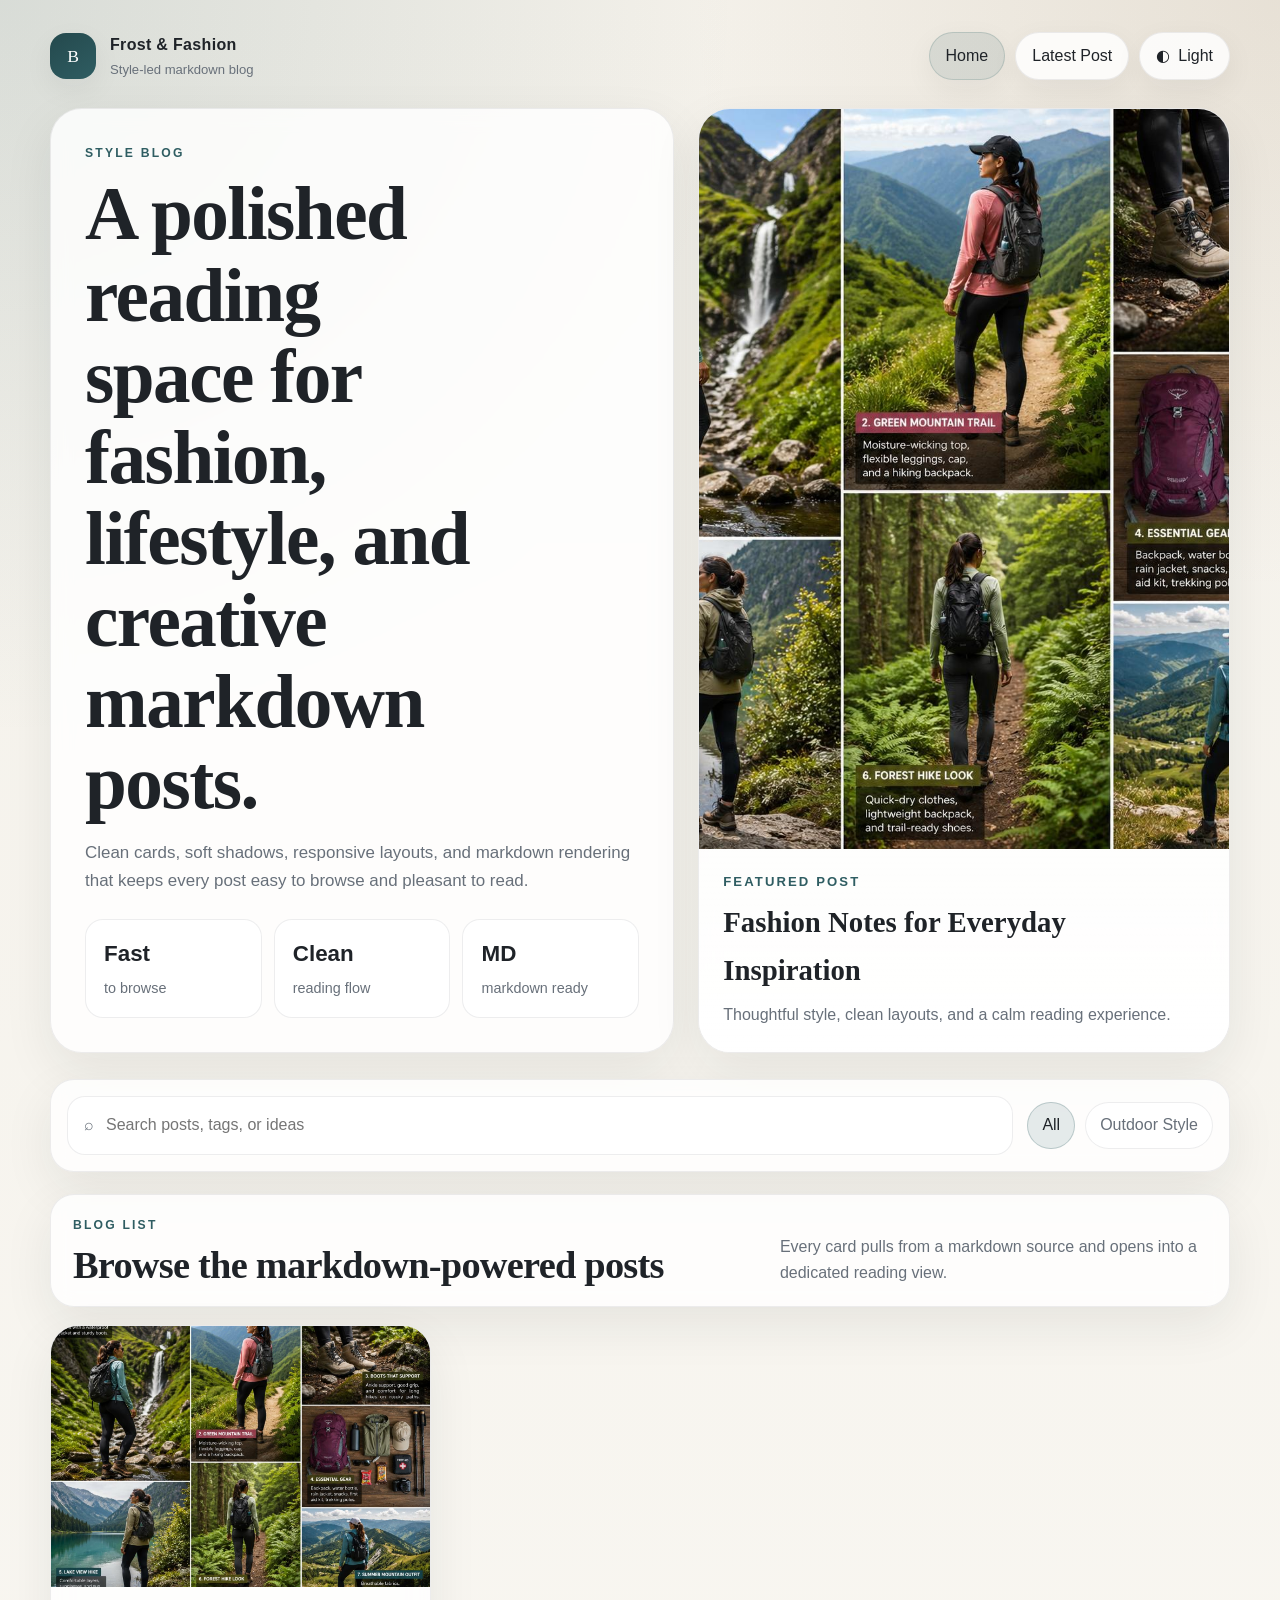
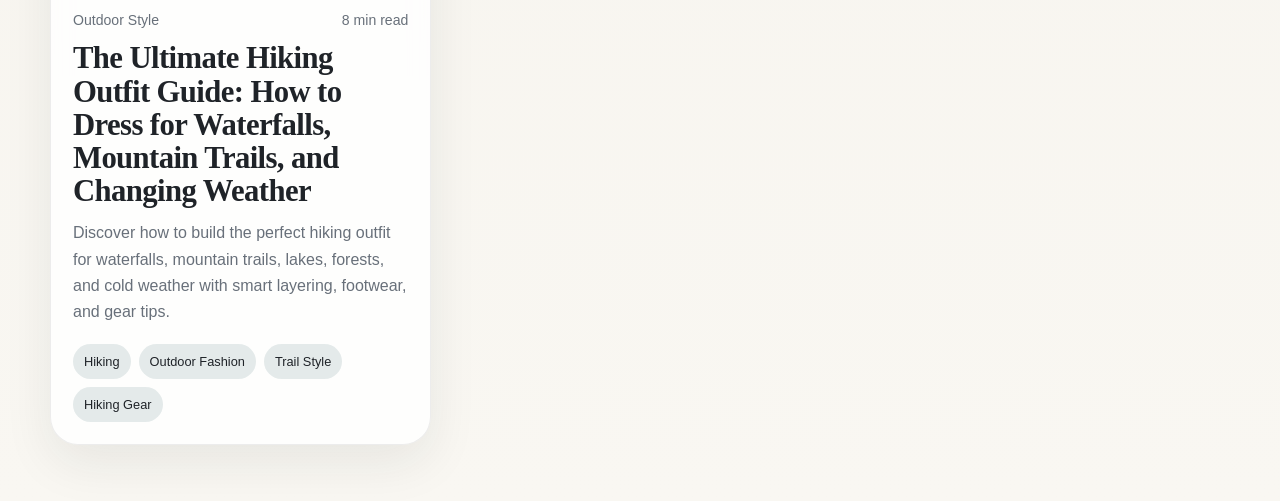
<file: index.html>
<!DOCTYPE html>
<html lang="en">
<head>
  <meta charset="UTF-8">
  <meta name="viewport" content="width=device-width, initial-scale=1.0">
  <title>Frost & Fashion | Markdown Posts</title>
  <meta name="description" content="A polished blog homepage for stylish markdown posts, designed for clean reading and quick browsing.">
  <meta property="og:title" content="Frost & Fashion | Markdown Posts">
  <meta property="og:description" content="A polished blog homepage for stylish markdown posts, designed for clean reading and quick browsing.">
  <meta property="og:type" content="website">
  <meta property="og:image" content="images/image1.jpg">
  <meta name="twitter:card" content="summary_large_image">
  <meta name="theme-color" content="#f4f1ea">
  <link rel="stylesheet" href="css/style.css">
</head>
<body data-page="home">
  <div class="page-shell">
    <header class="topbar">
      <a class="brand" href="index.html" aria-label="Frost & Fashion home">
        <span class="brand-mark">B</span>
        <span>
          <strong>Frost & Fashion</strong>
          <small>Style-led markdown blog</small>
        </span>
      </a>
      <nav class="topbar-actions">
        <a href="index.html" class="nav-link is-active">Home</a>
        <a href="post.html?slug=hiking-outfit-guide-weather-layering" class="nav-link">Latest Post</a>
        <button class="theme-toggle" type="button" data-theme-toggle aria-label="Toggle theme">
          <span class="theme-toggle-icon" aria-hidden="true">◐</span>
          <span data-theme-label>Light</span>
        </button>
      </nav>
    </header>

    <main>
      <section class="hero">
        <div class="hero-copy">
          <p class="eyebrow">Style blog</p>
          <h1>A polished reading space for fashion, lifestyle, and creative markdown posts.</h1>
          <p class="hero-text">
            Clean cards, soft shadows, responsive layouts, and markdown rendering that keeps every post easy to browse and pleasant to read.
          </p>
          <div class="hero-meta">
            <div>
              <strong>Fast</strong>
              <span>to browse</span>
            </div>
            <div>
              <strong>Clean</strong>
              <span>reading flow</span>
            </div>
            <div>
              <strong>MD</strong>
              <span>markdown ready</span>
            </div>
          </div>
        </div>
        <div class="hero-visual">
          <div class="hero-card">
            <img src="images/image1.jpg" alt="Editorial style collage for a fashion and lifestyle blog" data-fallback data-zoomable="true" data-caption="Fashion Notes for Everyday Inspiration">
            <div class="hero-card-body">
              <p>Featured post</p>
              <h2>Fashion Notes for Everyday Inspiration</h2>
              <span>Thoughtful style, clean layouts, and a calm reading experience.</span>
            </div>
          </div>
        </div>
      </section>

      <section class="toolbar" aria-label="Blog controls">
        <label class="search-box">
          <span aria-hidden="true">⌕</span>
          <input type="search" placeholder="Search posts, tags, or ideas" data-search>
        </label>
        <div class="filter-chips" data-filters></div>
      </section>

      <section class="section-heading">
        <div>
          <p class="eyebrow">Blog list</p>
          <h2>Browse the markdown-powered posts</h2>
        </div>
        <p>Every card pulls from a markdown source and opens into a dedicated reading view.</p>
      </section>

      <section class="post-grid" data-post-grid aria-live="polite"></section>

    </main>
  </div>

  <script src="js/app.js" defer></script>
</body>
</html>
</file>
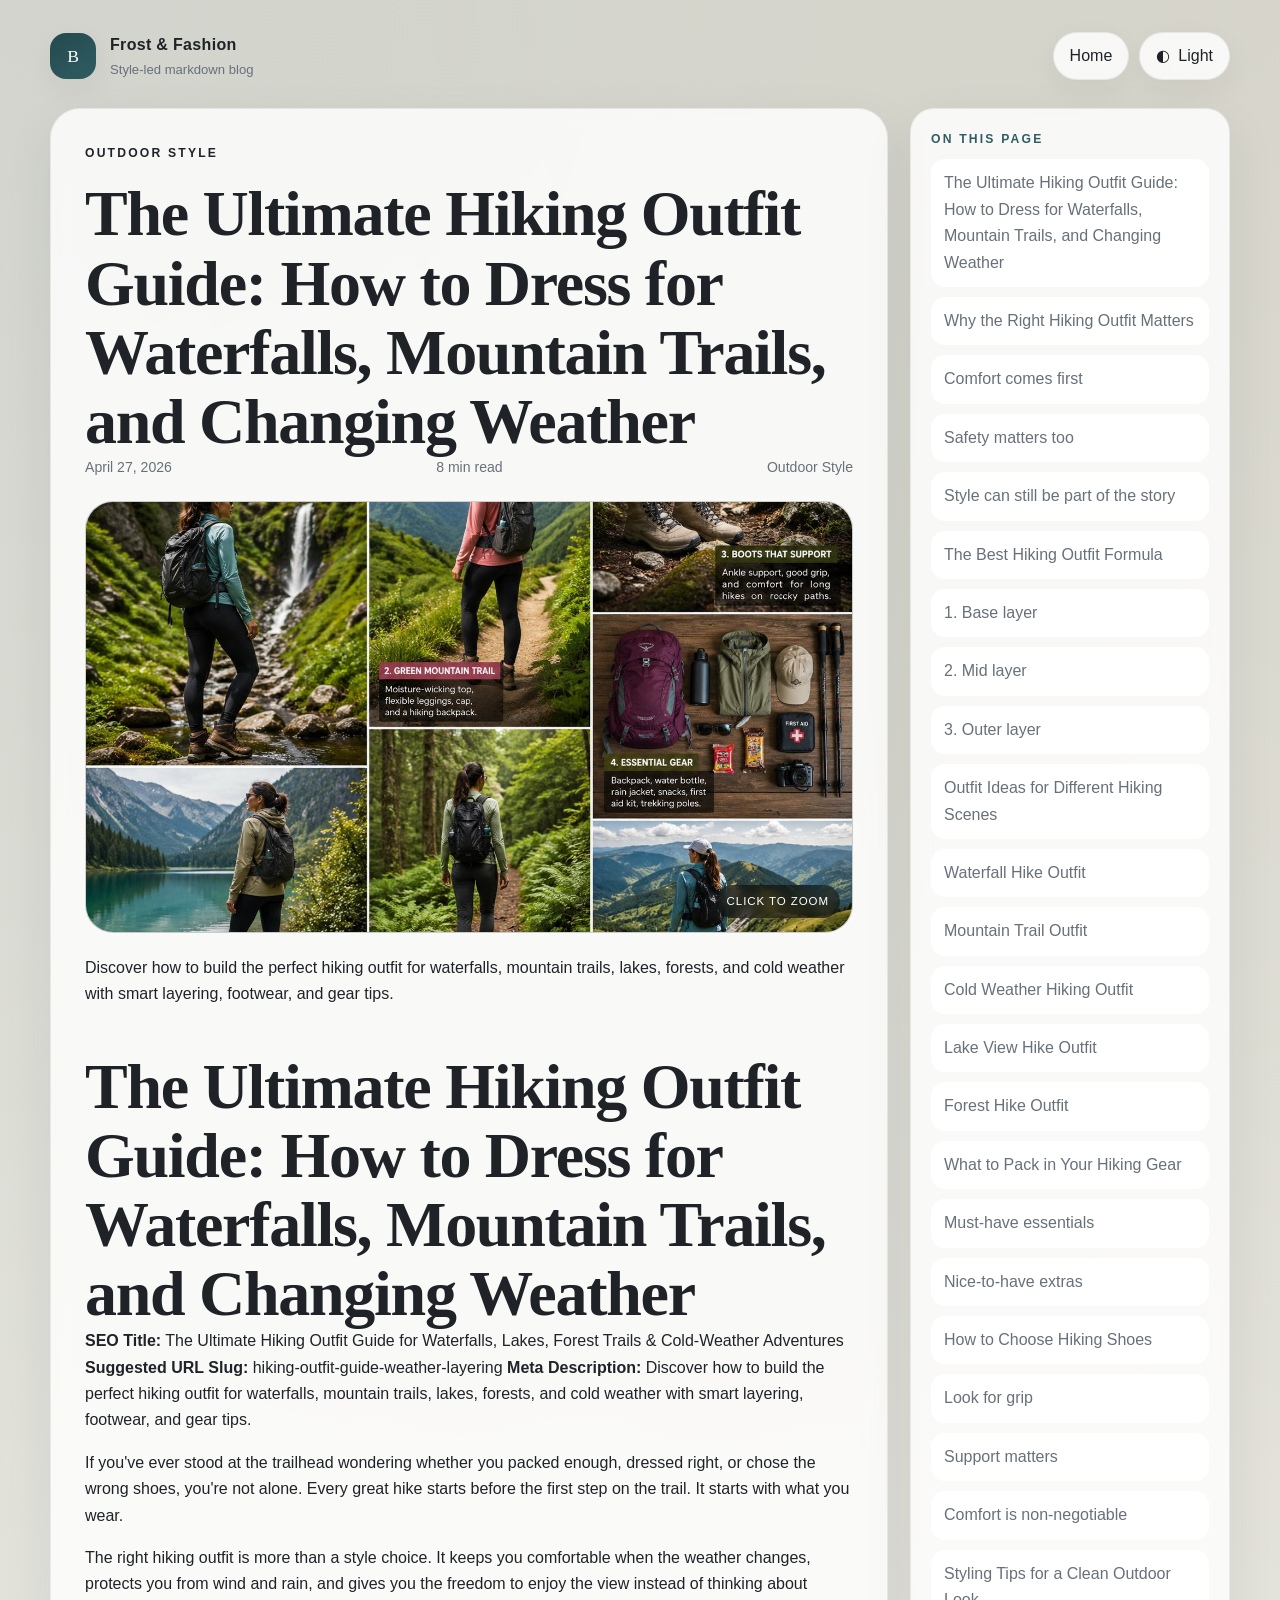
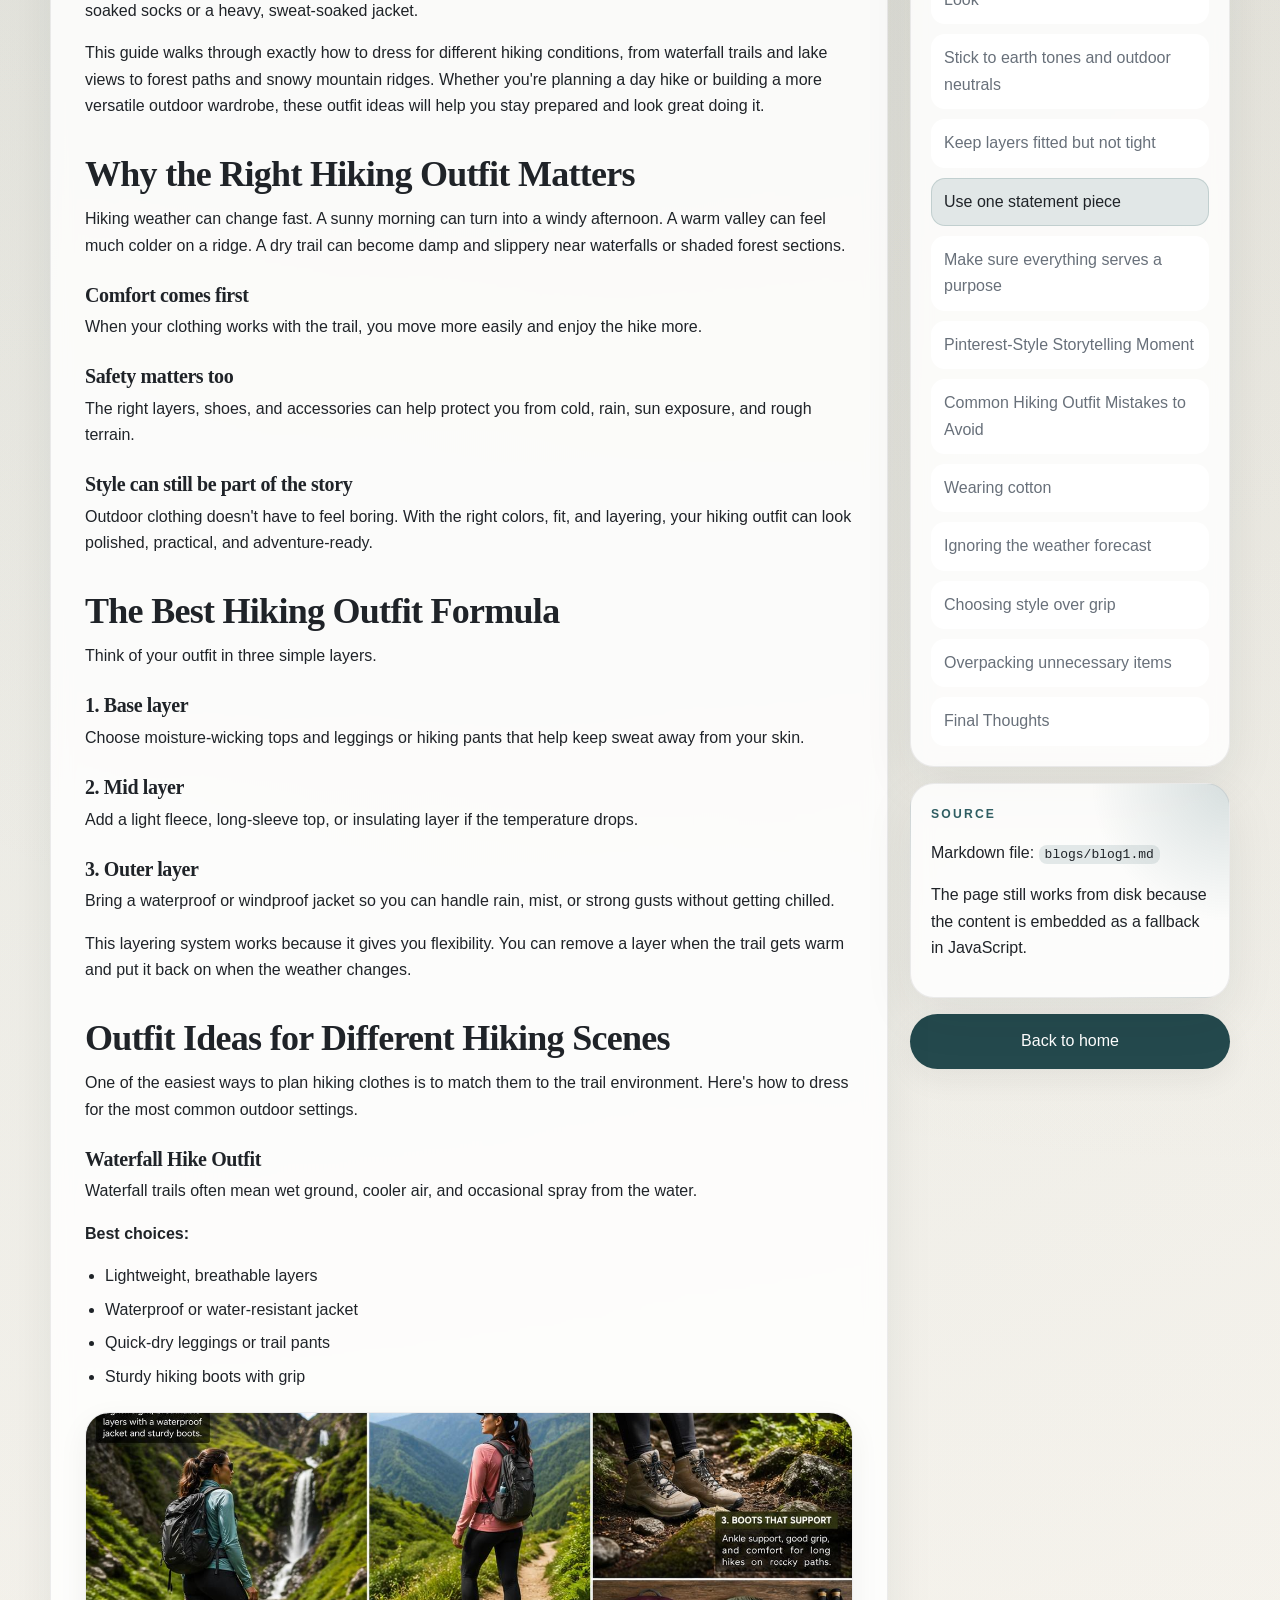
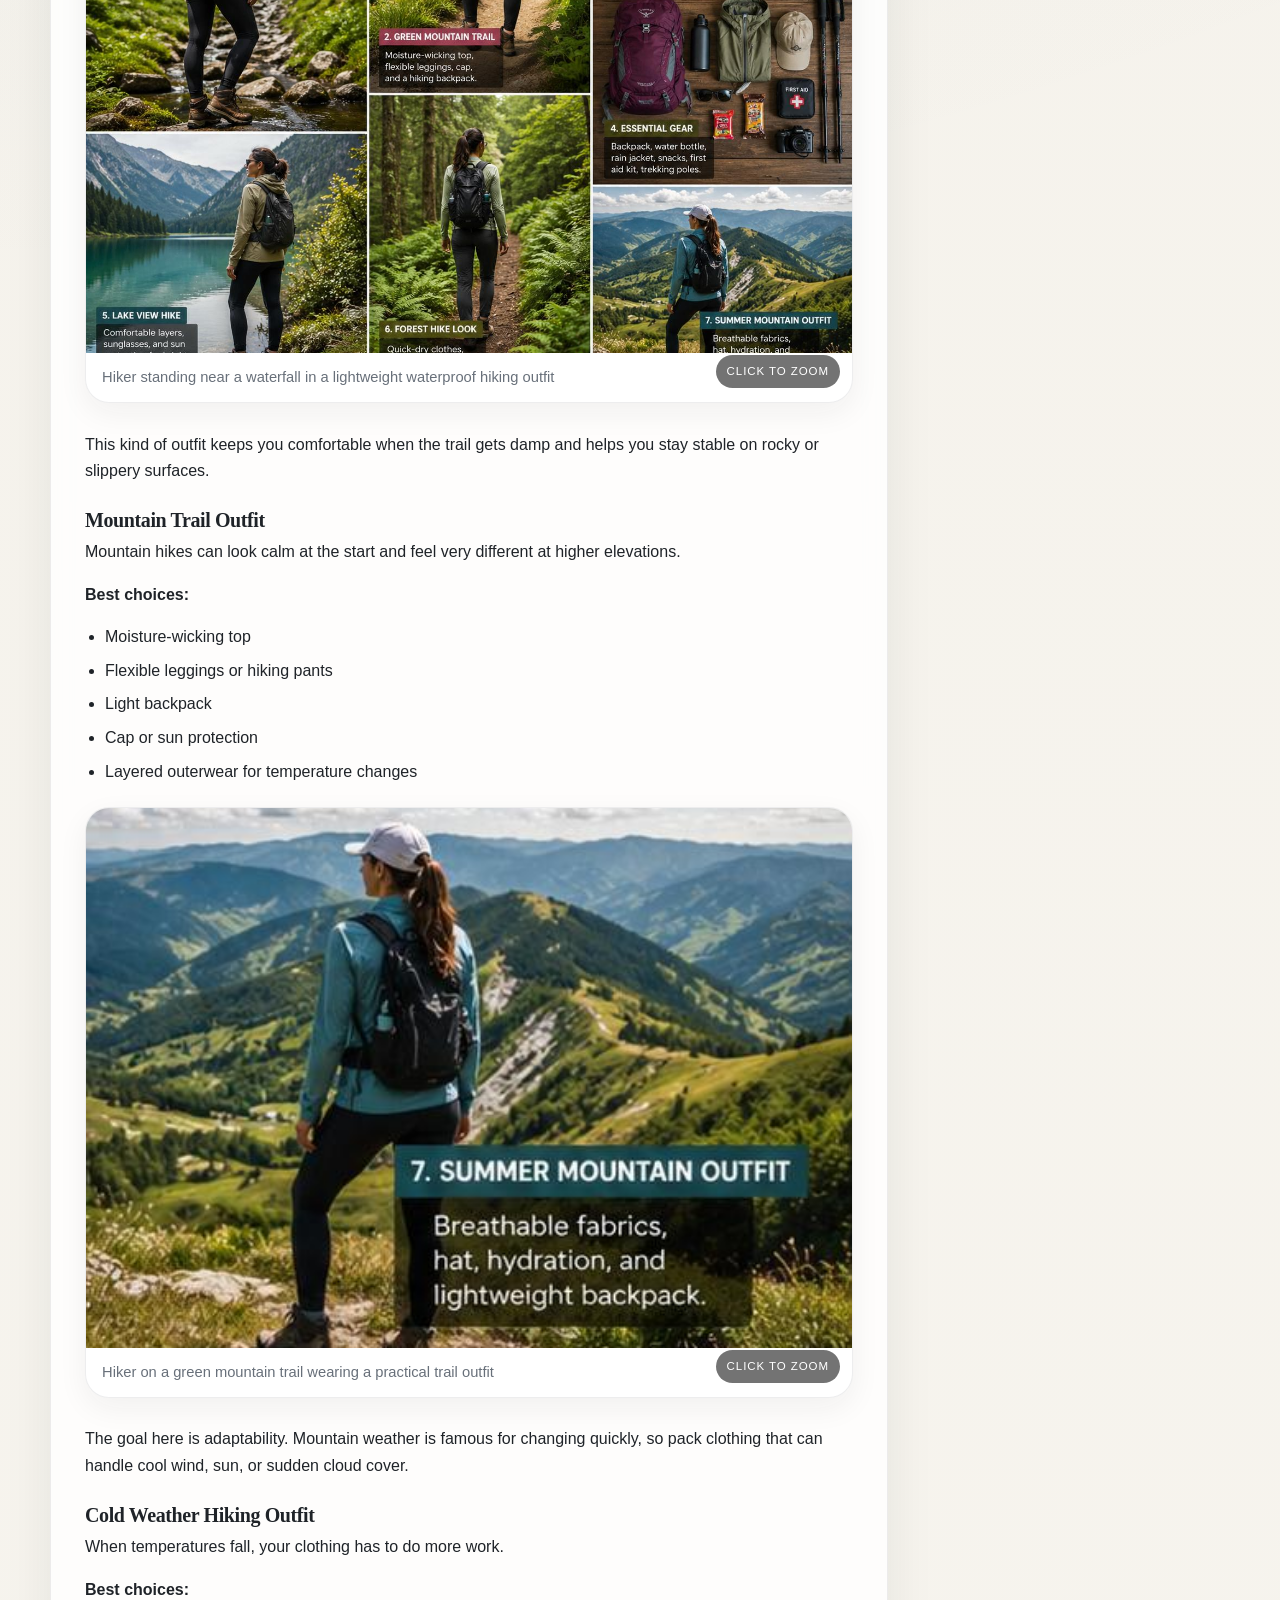
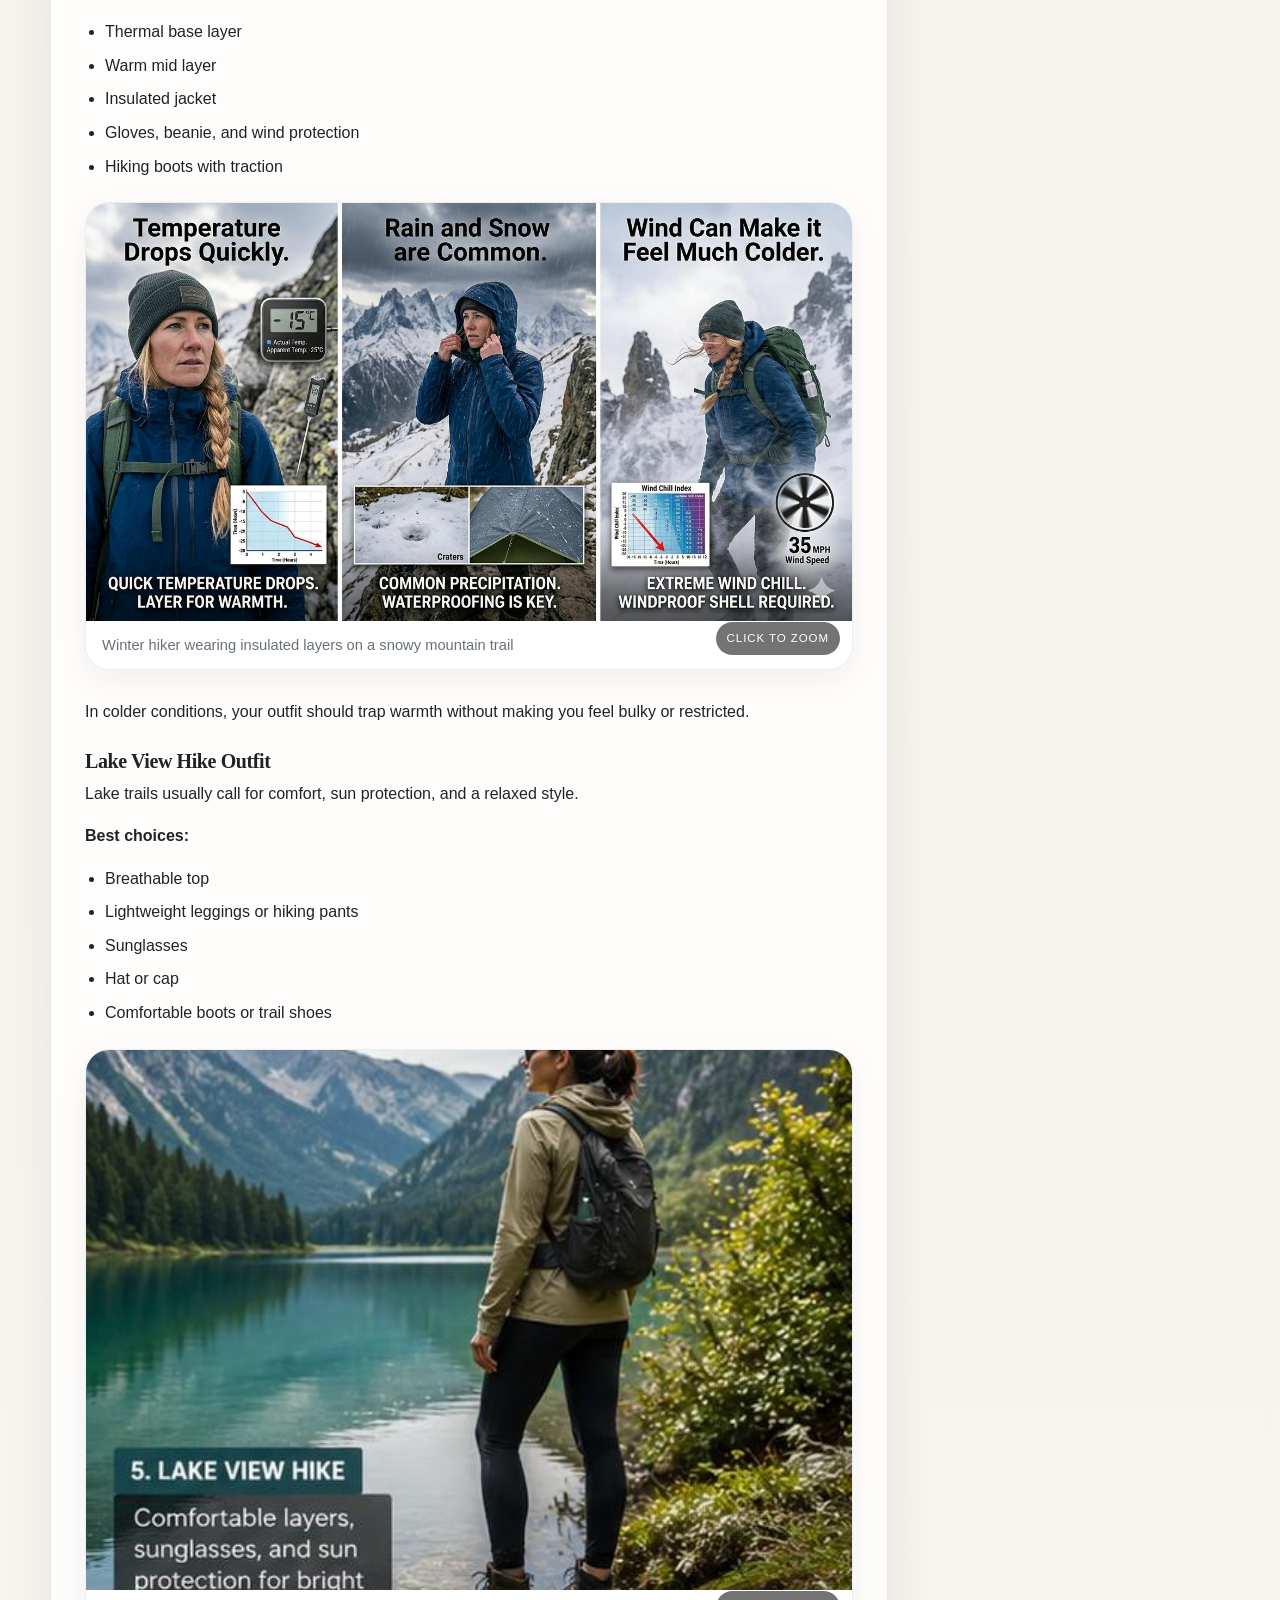
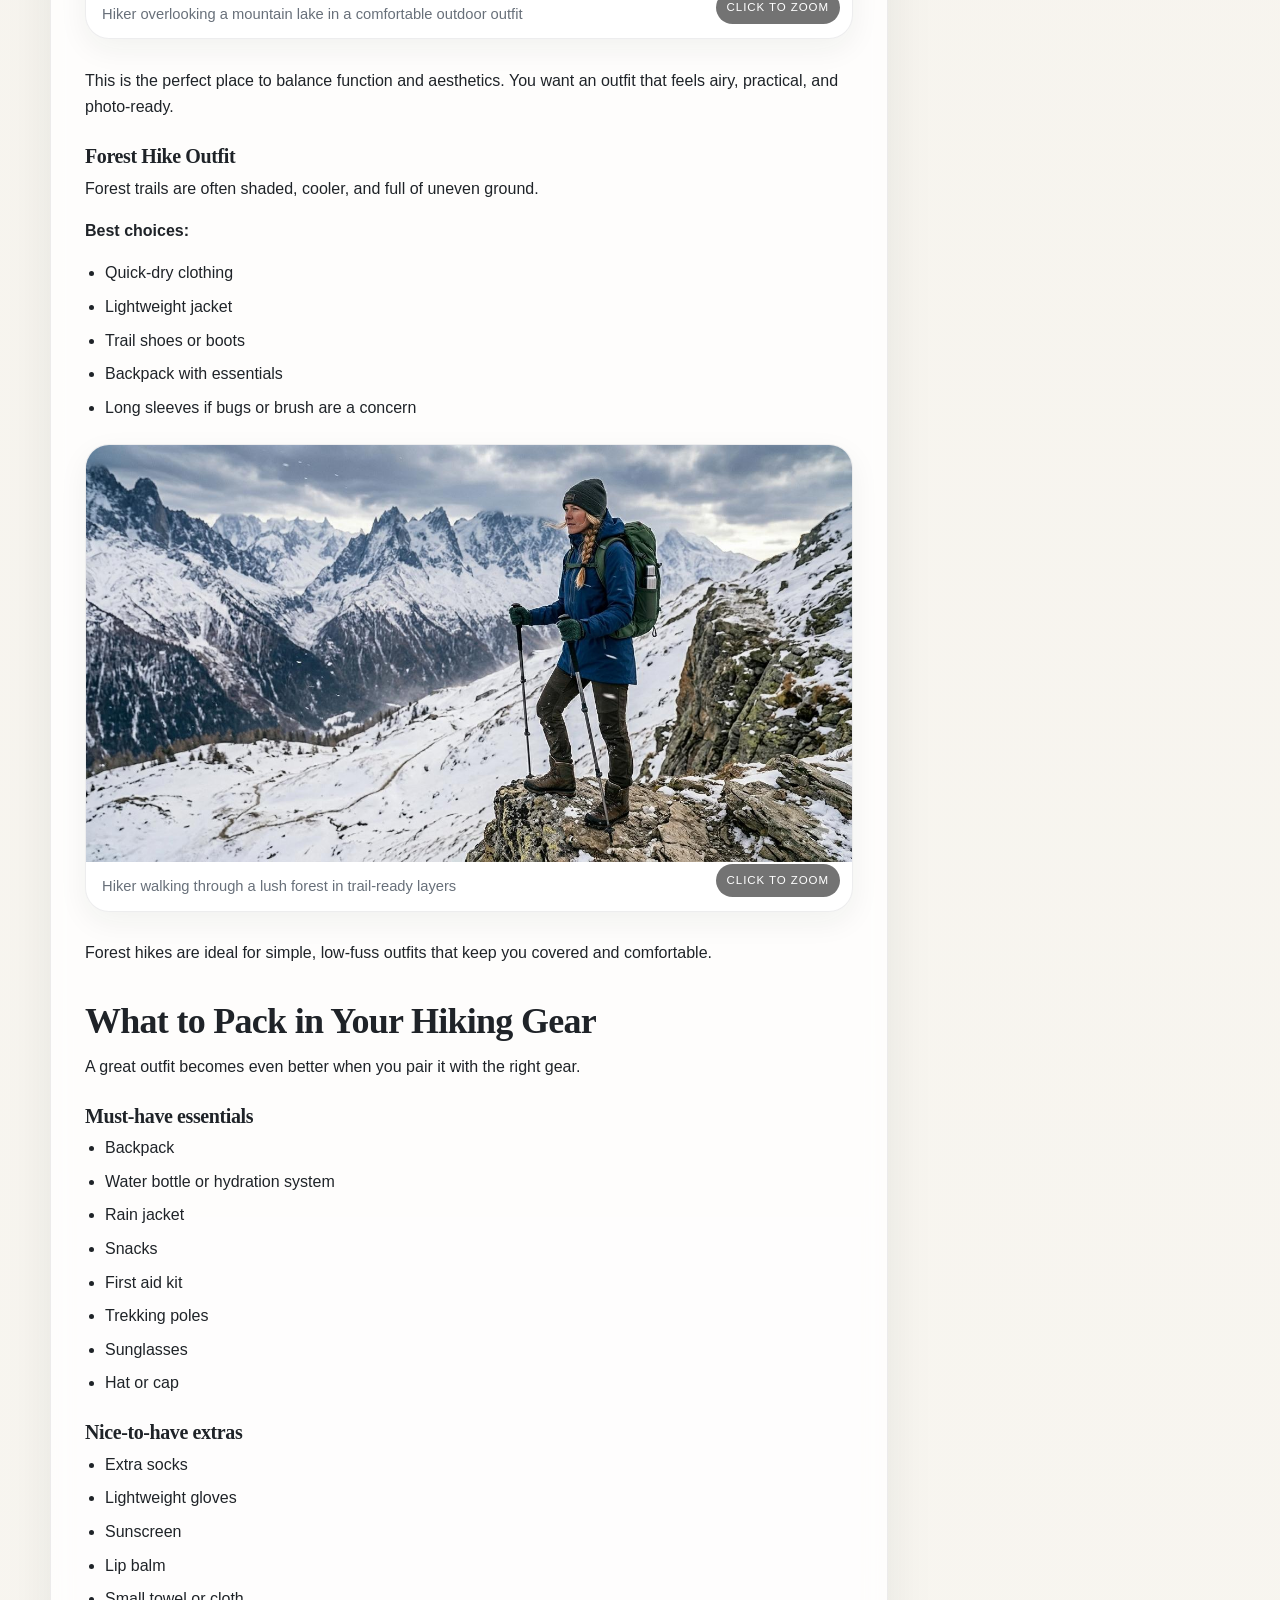
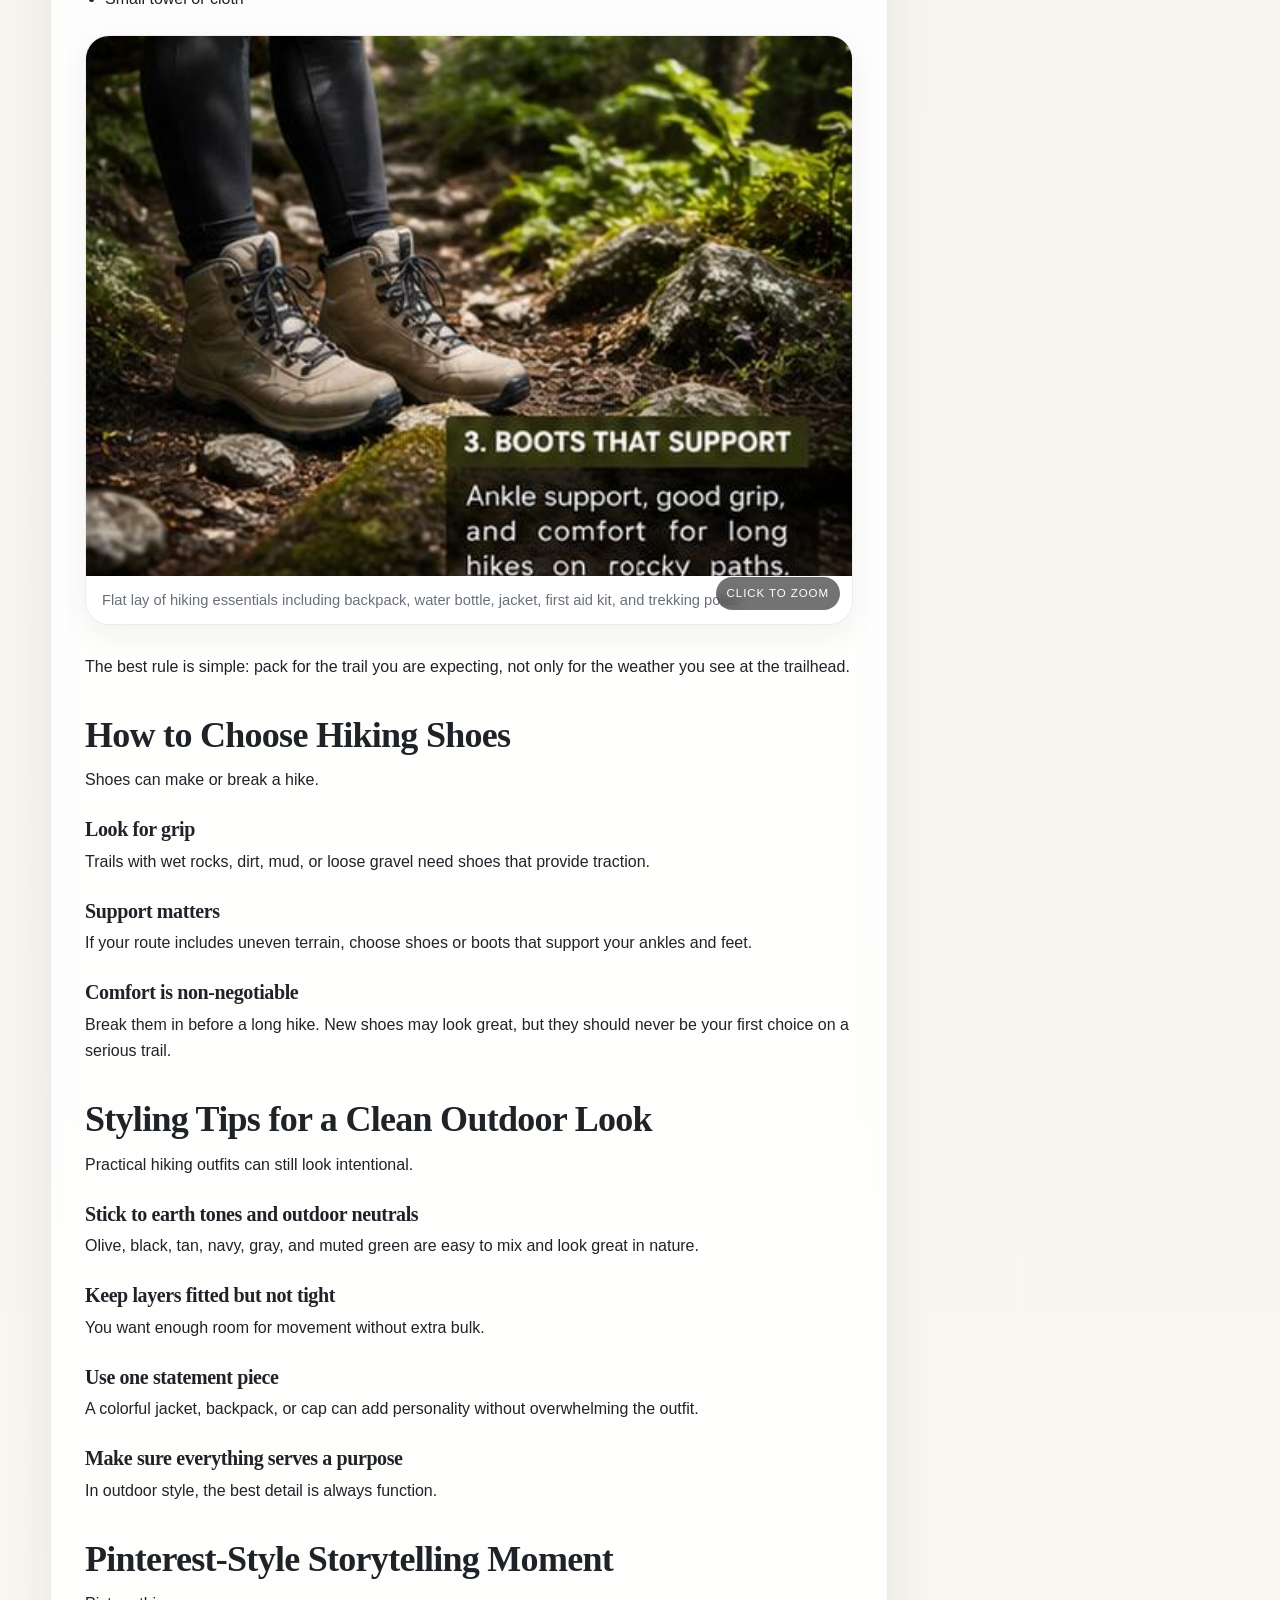
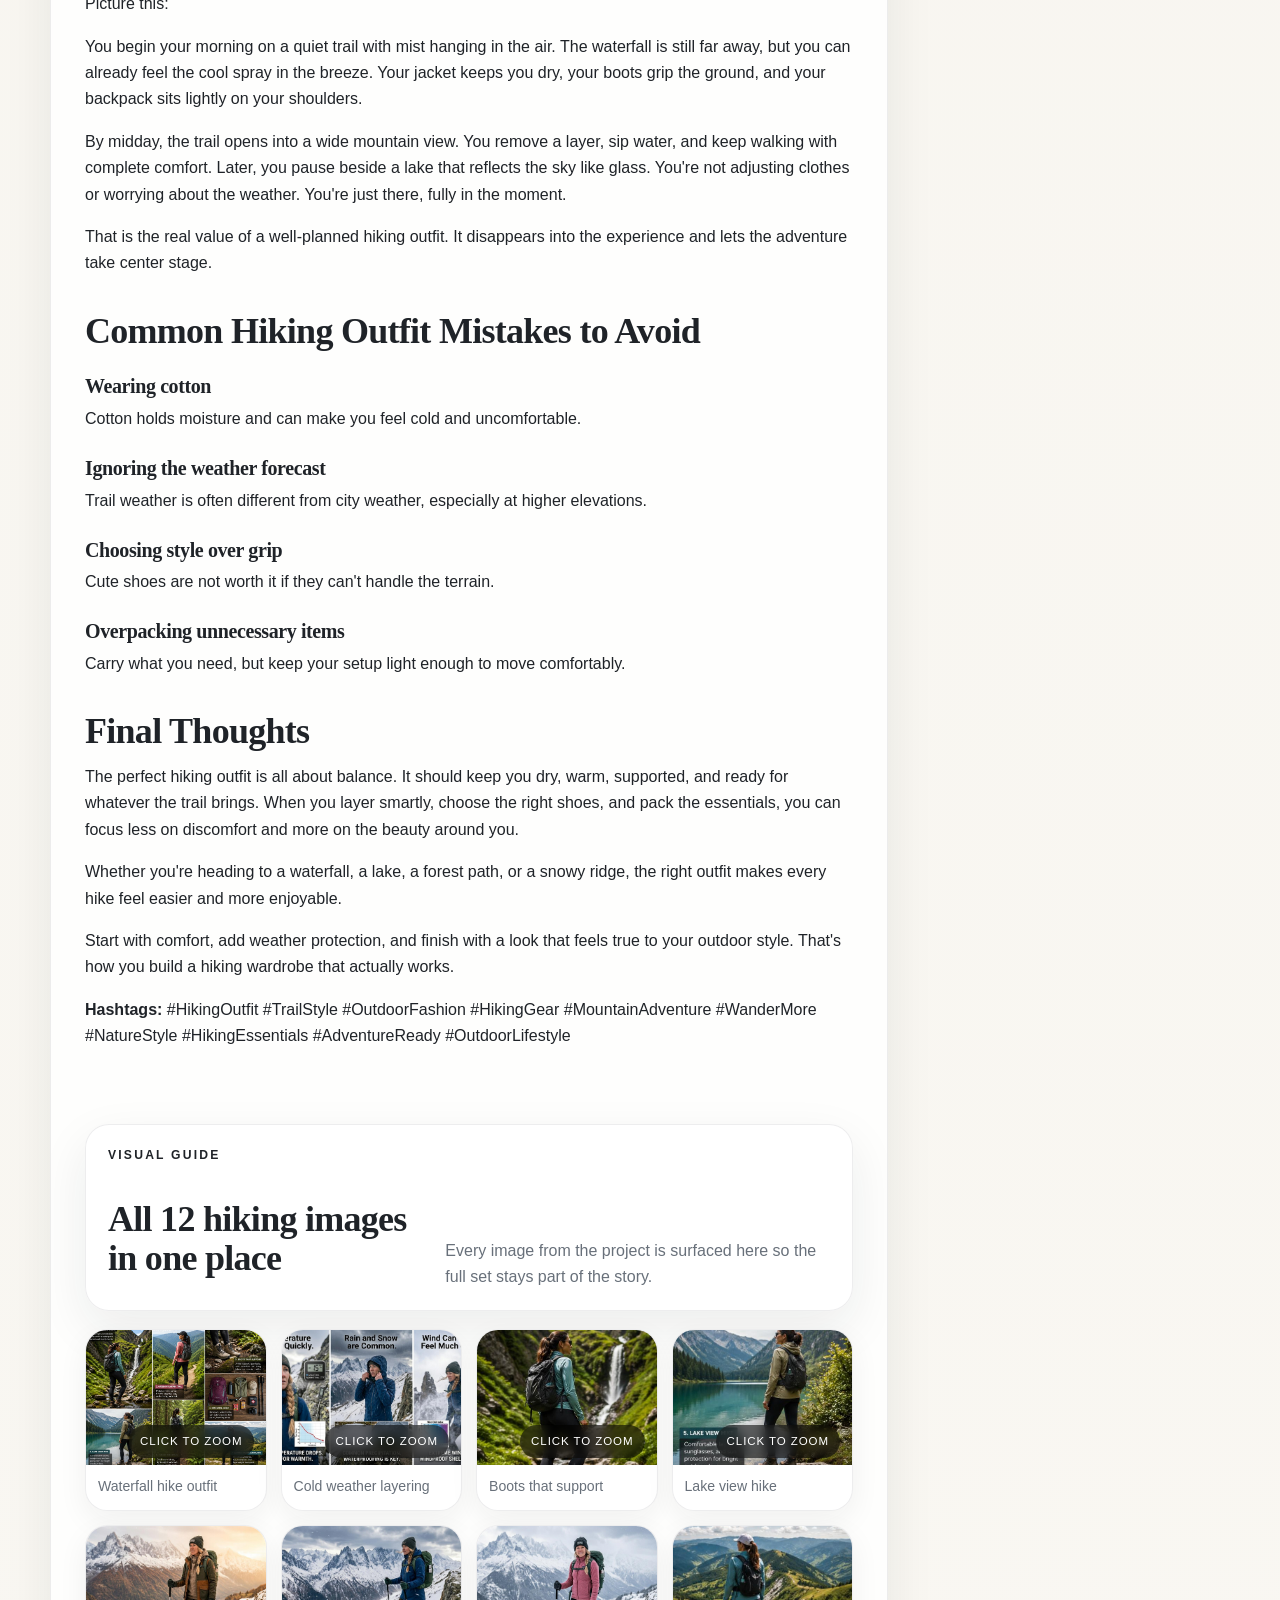
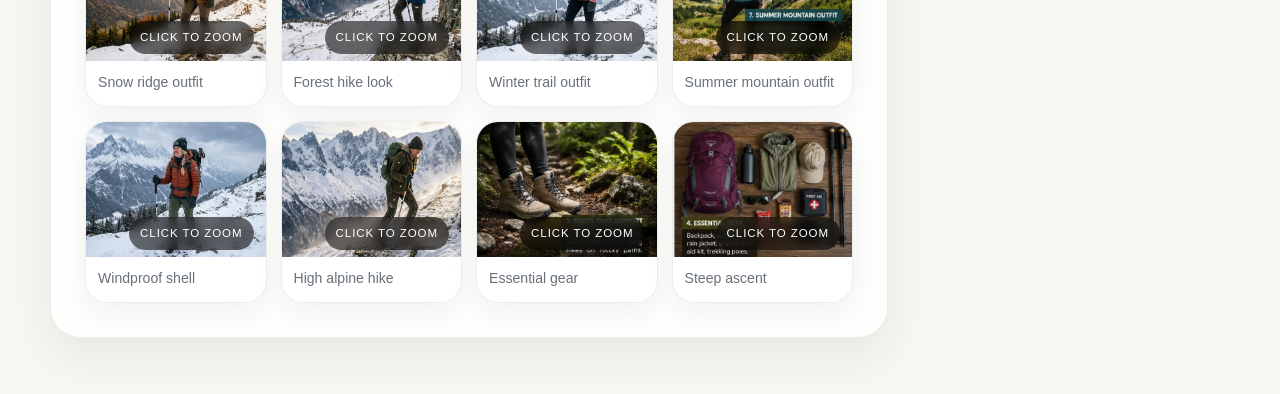
<file: post.html>
<!DOCTYPE html>
<html lang="en">
<head>
  <meta charset="UTF-8">
  <meta name="viewport" content="width=device-width, initial-scale=1.0">
  <title>Blog Post | Frost & Fashion</title>
  <meta name="description" content="Read the full Frost & Fashion post rendered from markdown.">
  <meta property="og:title" content="Blog Post | Frost & Fashion">
  <meta property="og:description" content="A markdown-driven single blog page with responsive images and a clean editorial layout.">
  <meta property="og:type" content="article">
  <meta property="og:image" content="images/image1.jpg">
  <meta name="twitter:card" content="summary_large_image">
  <meta name="theme-color" content="#f4f1ea">
  <link rel="stylesheet" href="css/style.css">
</head>
<body data-page="post" data-slug="hiking-outfit-guide-weather-layering">
  <div class="page-shell">
    <header class="topbar">
      <a class="brand" href="index.html" aria-label="Frost & Fashion home">
        <span class="brand-mark">B</span>
        <span>
          <strong>Frost & Fashion</strong>
          <small>Style-led markdown blog</small>
        </span>
      </a>
      <nav class="topbar-actions">
        <a href="index.html" class="nav-link">Home</a>
        <button class="theme-toggle" type="button" data-theme-toggle aria-label="Toggle theme">
          <span class="theme-toggle-icon" aria-hidden="true">◐</span>
          <span data-theme-label>Light</span>
        </button>
      </nav>
    </header>

    <main class="post-layout">
      <article class="post-article" data-post-article aria-live="polite"></article>
      <aside class="post-sidebar">
        <div class="sidebar-card">
          <p class="eyebrow">On this page</p>
          <nav class="toc" data-toc></nav>
        </div>
        <div class="sidebar-card accent-card">
          <p class="eyebrow">Source</p>
          <p>Markdown file: <code>blogs/blog1.md</code></p>
          <p>The page still works from disk because the content is embedded as a fallback in JavaScript.</p>
        </div>
        <a class="back-link" href="index.html">Back to home</a>
      </aside>
    </main>
  </div>

  <script src="js/app.js" defer></script>
</body>
</html>
</file>
<file: css/style.css>
:root {
  --bg: #f4f1ea;
  --bg-soft: #f9f7f2;
  --surface: rgba(255, 255, 255, 0.82);
  --surface-strong: #ffffff;
  --text: #1f2328;
  --muted: #68707a;
  --border: rgba(31, 35, 40, 0.08);
  --shadow: 0 18px 50px rgba(31, 35, 40, 0.08);
  --shadow-soft: 0 10px 30px rgba(31, 35, 40, 0.06);
  --accent: #2f5d62;
  --accent-strong: #24494d;
  --accent-soft: rgba(47, 93, 98, 0.12);
  --card-radius: 26px;
  --content-width: 1180px;
  --serif: "Iowan Old Style", "Palatino Linotype", "Book Antiqua", Georgia, serif;
  --sans: "Avenir Next", "Segoe UI", "Trebuchet MS", sans-serif;
}

[data-theme="dark"] {
  --bg: #0f1417;
  --bg-soft: #141b1f;
  --surface: rgba(20, 27, 31, 0.84);
  --surface-strong: #182126;
  --text: #eff3f1;
  --muted: #9da8a6;
  --border: rgba(255, 255, 255, 0.08);
  --shadow: 0 18px 50px rgba(0, 0, 0, 0.35);
  --shadow-soft: 0 10px 30px rgba(0, 0, 0, 0.24);
  --accent: #93b7b3;
  --accent-strong: #cae1de;
  --accent-soft: rgba(147, 183, 179, 0.12);
}

* {
  box-sizing: border-box;
}

html {
  scroll-behavior: smooth;
}

body {
  margin: 0;
  color: var(--text);
  background:
    radial-gradient(circle at top left, rgba(47, 93, 98, 0.14), transparent 30%),
    radial-gradient(circle at top right, rgba(152, 124, 89, 0.14), transparent 24%),
    linear-gradient(180deg, var(--bg) 0%, var(--bg-soft) 100%);
  font-family: var(--sans);
  line-height: 1.65;
}

body::before {
  content: "";
  position: fixed;
  inset: 0;
  pointer-events: none;
  background-image: linear-gradient(rgba(255, 255, 255, 0.18) 1px, transparent 1px), linear-gradient(90deg, rgba(255, 255, 255, 0.18) 1px, transparent 1px);
  background-size: 42px 42px;
  mask-image: linear-gradient(180deg, rgba(0, 0, 0, 0.12), transparent 80%);
  opacity: 0.2;
}

img {
  max-width: 100%;
  display: block;
}

img[data-zoomable] {
  cursor: zoom-in;
}

a {
  color: inherit;
  text-decoration: none;
}

button,
input {
  font: inherit;
}

.page-shell {
  width: min(var(--content-width), calc(100% - 32px));
  margin: 0 auto;
  padding: 22px 0 56px;
  position: relative;
  z-index: 1;
}

.topbar {
  display: flex;
  align-items: center;
  justify-content: space-between;
  gap: 18px;
  padding: 10px 0 28px;
}

.brand {
  display: inline-flex;
  align-items: center;
  gap: 14px;
}

.brand-mark {
  width: 46px;
  height: 46px;
  border-radius: 16px;
  display: grid;
  place-items: center;
  color: white;
  background: linear-gradient(145deg, var(--accent-strong), var(--accent));
  box-shadow: var(--shadow-soft);
  font-family: var(--serif);
  font-size: 1.1rem;
}

.brand strong,
.brand small {
  display: block;
}

.brand strong {
  font-size: 1rem;
  letter-spacing: 0.02em;
}

.brand small {
  color: var(--muted);
  font-size: 0.82rem;
}

.topbar-actions {
  display: flex;
  align-items: center;
  gap: 10px;
  flex-wrap: wrap;
}

.nav-link,
.theme-toggle {
  border: 1px solid var(--border);
  background: var(--surface);
  color: var(--text);
  border-radius: 999px;
  padding: 10px 16px;
  box-shadow: var(--shadow-soft);
  transition: transform 180ms ease, border-color 180ms ease, background 180ms ease;
}

.nav-link:hover,
.theme-toggle:hover {
  transform: translateY(-1px);
  border-color: rgba(47, 93, 98, 0.22);
}

.nav-link.is-active {
  background: var(--accent-soft);
  border-color: rgba(47, 93, 98, 0.18);
}

.theme-toggle {
  display: inline-flex;
  align-items: center;
  gap: 8px;
}

.theme-toggle-icon {
  font-size: 1rem;
}

.hero {
  display: grid;
  grid-template-columns: 1.08fr 0.92fr;
  gap: 24px;
  align-items: stretch;
  margin-bottom: 26px;
}

.hero-copy,
.hero-visual,
.toolbar,
.sidebar-card,
.footer-note,
.post-article,
.post-card,
.section-heading {
  border: 1px solid var(--border);
  background: var(--surface);
  backdrop-filter: blur(10px);
  box-shadow: var(--shadow);
}

.hero-copy {
  border-radius: calc(var(--card-radius) + 6px);
  padding: 34px;
  display: flex;
  flex-direction: column;
  justify-content: center;
}

.eyebrow {
  margin: 0 0 10px;
  text-transform: uppercase;
  letter-spacing: 0.18em;
  color: var(--accent);
  font-size: 0.76rem;
  font-weight: 700;
}

.hero h1,
.section-heading h2,
.post-title,
.post-article h1,
.post-article h2,
.post-article h3 {
  font-family: var(--serif);
  line-height: 1.08;
  letter-spacing: -0.02em;
}

.hero h1 {
  margin: 0;
  font-size: clamp(2.6rem, 6vw, 4.7rem);
  max-width: 11ch;
}

.hero-text {
  font-size: 1.06rem;
  color: var(--muted);
  max-width: 60ch;
  margin: 16px 0 0;
}

.hero-meta {
  display: grid;
  grid-template-columns: repeat(3, minmax(0, 1fr));
  gap: 12px;
  margin-top: 24px;
}

.hero-meta div {
  border-radius: 18px;
  padding: 16px 18px;
  background: var(--surface-strong);
  border: 1px solid var(--border);
}

.hero-meta strong {
  display: block;
  font-size: 1.4rem;
  margin-bottom: 2px;
}

.hero-meta span {
  color: var(--muted);
  font-size: 0.9rem;
}

.hero-visual {
  border-radius: calc(var(--card-radius) + 6px);
  overflow: hidden;
  min-height: 100%;
}

.hero-card {
  height: 100%;
  display: grid;
  grid-template-rows: 1fr auto;
}

.hero-card img {
  width: 100%;
  height: 100%;
  object-fit: cover;
  min-height: 320px;
}

.hero-card-body {
  padding: 22px 24px 24px;
  background: linear-gradient(180deg, rgba(255, 255, 255, 0.18), rgba(255, 255, 255, 0.92));
}

[data-theme="dark"] .hero-card-body {
  background: linear-gradient(180deg, rgba(24, 33, 38, 0.1), rgba(24, 33, 38, 0.96));
}

.hero-card-body p {
  margin: 0 0 6px;
  color: var(--accent);
  font-size: 0.82rem;
  text-transform: uppercase;
  letter-spacing: 0.16em;
  font-weight: 700;
}

.hero-card-body h2 {
  margin: 0;
  font-family: var(--serif);
  font-size: 1.8rem;
}

.hero-card-body span {
  color: var(--muted);
  display: block;
  margin-top: 8px;
}

.toolbar {
  border-radius: 24px;
  padding: 16px;
  margin-bottom: 22px;
  display: flex;
  align-items: center;
  justify-content: space-between;
  gap: 14px;
}

.search-box {
  flex: 1 1 280px;
  display: flex;
  align-items: center;
  gap: 10px;
  padding: 14px 16px;
  border-radius: 18px;
  background: var(--surface-strong);
  border: 1px solid var(--border);
}

.search-box span {
  color: var(--muted);
}

.search-box input {
  width: 100%;
  border: 0;
  outline: 0;
  background: transparent;
  color: var(--text);
}

.filter-chips {
  display: flex;
  gap: 10px;
  flex-wrap: wrap;
}

.chip {
  border: 1px solid var(--border);
  background: var(--surface-strong);
  color: var(--muted);
  border-radius: 999px;
  padding: 9px 14px;
  cursor: pointer;
  transition: all 180ms ease;
}

.chip:hover,
.chip.is-active {
  color: var(--text);
  border-color: rgba(47, 93, 98, 0.24);
  background: var(--accent-soft);
}

.section-heading {
  border-radius: 24px;
  padding: 20px 22px;
  margin-bottom: 18px;
  display: flex;
  gap: 20px;
  justify-content: space-between;
  align-items: end;
}

.section-heading h2 {
  margin: 0;
  font-size: clamp(1.7rem, 3vw, 2.4rem);
}

.section-heading p:last-child {
  margin: 0;
  max-width: 48ch;
  color: var(--muted);
}

.visual-reel {
  margin-bottom: 22px;
}

.reel-grid,
.gallery-grid {
  display: grid;
  gap: 14px;
}

.reel-grid {
  grid-template-columns: repeat(12, minmax(180px, 1fr));
  overflow-x: auto;
  padding-bottom: 6px;
}

.reel-card,
.gallery-card {
  margin: 0;
  border-radius: 22px;
  overflow: hidden;
  background: var(--surface-strong);
  border: 1px solid var(--border);
  box-shadow: var(--shadow-soft);
  position: relative;
}

.reel-card {
  min-width: 180px;
}

.reel-card img,
.gallery-card img {
  width: 100%;
  display: block;
  object-fit: cover;
}

.reel-card img {
  aspect-ratio: 4 / 5;
}

.gallery-card img {
  aspect-ratio: 4 / 3;
}

.reel-card figcaption,
.gallery-card figcaption {
  padding: 10px 12px 12px;
  font-size: 0.88rem;
  color: var(--muted);
}

.reel-card::after,
.gallery-card::after,
.post-banner::after,
.article-figure::after {
  content: "Click to zoom";
  position: absolute;
  right: 12px;
  bottom: 52px;
  z-index: 2;
  padding: 7px 11px;
  border-radius: 999px;
  font-size: 0.72rem;
  letter-spacing: 0.08em;
  text-transform: uppercase;
  color: white;
  background: rgba(0, 0, 0, 0.55);
  backdrop-filter: blur(6px);
  pointer-events: none;
}

.post-banner::after {
  bottom: 14px;
}

.article-figure::after {
  bottom: 14px;
}

.gallery-heading {
  margin-top: 22px;
}

.gallery-grid {
  grid-template-columns: repeat(auto-fit, minmax(180px, 1fr));
}

.post-grid {
  column-count: 1;
  column-gap: 18px;
}

.post-card {
  break-inside: avoid;
  border-radius: 28px;
  overflow: hidden;
  margin-bottom: 18px;
  display: block;
  transform: translateZ(0);
}

.post-card:hover .post-image img {
  transform: scale(1.03);
}

.post-image {
  aspect-ratio: 16 / 11;
  overflow: hidden;
  background: linear-gradient(135deg, rgba(47, 93, 98, 0.18), rgba(152, 124, 89, 0.18));
}

.post-image img {
  width: 100%;
  height: 100%;
  object-fit: cover;
  transition: transform 280ms ease;
}

.post-content {
  padding: 22px;
}

.post-meta {
  display: flex;
  justify-content: space-between;
  gap: 14px;
  color: var(--muted);
  font-size: 0.88rem;
  margin-bottom: 10px;
}

.post-title {
  margin: 0;
  font-size: clamp(1.55rem, 2.4vw, 2rem);
}

.post-excerpt {
  margin: 12px 0 0;
  color: var(--muted);
}

.post-tags {
  display: flex;
  flex-wrap: wrap;
  gap: 8px;
  margin-top: 18px;
}

.tag {
  border-radius: 999px;
  padding: 7px 11px;
  background: var(--accent-soft);
  color: var(--text);
  font-size: 0.8rem;
}

.footer-note {
  margin-top: 22px;
  border-radius: 24px;
  padding: 18px 22px;
  color: var(--muted);
}

.footer-note code,
.sidebar-card code {
  background: var(--accent-soft);
  color: var(--text);
  padding: 2px 6px;
  border-radius: 8px;
}

.post-layout {
  display: grid;
  grid-template-columns: minmax(0, 1fr) 320px;
  gap: 22px;
  align-items: start;
}

.post-article {
  border-radius: 30px;
  overflow: hidden;
}

.post-hero {
  padding: 34px 34px 0;
}

.post-banner {
  margin-top: 22px;
  overflow: hidden;
  border-radius: 28px;
  aspect-ratio: 16 / 9;
  border: 1px solid var(--border);
  background: linear-gradient(135deg, rgba(47, 93, 98, 0.2), rgba(152, 124, 89, 0.2));
  position: relative;
}

.post-banner img {
  width: 100%;
  height: 100%;
  object-fit: cover;
}

.post-intro {
  padding: 22px 34px 6px;
  color: var(--muted);
}

.post-body {
  padding: 10px 34px 36px;
}

.post-article h1 {
  margin: 12px 0 0;
  font-size: clamp(2.35rem, 5vw, 4.2rem);
}

.post-article h2 {
  margin: 2.2rem 0 0.8rem;
  font-size: clamp(1.5rem, 3vw, 2.25rem);
}

.post-article h3 {
  margin: 1.6rem 0 0.5rem;
  font-size: 1.25rem;
}

.post-article p,
.post-article ul,
.post-article ol {
  margin: 0 0 1rem;
  color: var(--text);
}

.post-article ul,
.post-article ol {
  padding-left: 1.25rem;
}

.post-article li + li {
  margin-top: 0.45rem;
}

.post-article strong {
  font-weight: 700;
}

.article-figure {
  margin: 1.4rem 0 1.8rem;
  border-radius: 24px;
  overflow: hidden;
  border: 1px solid var(--border);
  box-shadow: var(--shadow-soft);
  background: var(--surface-strong);
  position: relative;
}

.article-figure img {
  width: 100%;
  max-height: 540px;
  object-fit: cover;
}

.article-figure figcaption {
  padding: 12px 16px;
  color: var(--muted);
  font-size: 0.92rem;
}

.image-lightbox {
  position: fixed;
  inset: 0;
  z-index: 1000;
  display: none;
}

.image-lightbox.is-open {
  display: block;
}

.image-lightbox__backdrop {
  position: absolute;
  inset: 0;
  background: rgba(8, 12, 14, 0.78);
  backdrop-filter: blur(10px);
}

.image-lightbox__panel {
  position: relative;
  z-index: 1;
  width: min(92vw, 1100px);
  height: min(88vh, 920px);
  margin: 5vh auto 0;
  display: grid;
  grid-template-rows: minmax(0, 1fr) auto;
  gap: 14px;
  padding: 16px;
  border-radius: 28px;
  background: rgba(12, 16, 18, 0.92);
  border: 1px solid rgba(255, 255, 255, 0.12);
  box-shadow: 0 30px 90px rgba(0, 0, 0, 0.4);
}

.image-lightbox__image {
  width: 100%;
  height: 100%;
  object-fit: contain;
  border-radius: 18px;
  background: rgba(255, 255, 255, 0.03);
}

.image-lightbox__close {
  position: absolute;
  top: 10px;
  right: 10px;
  width: 42px;
  height: 42px;
  border: 0;
  border-radius: 999px;
  background: rgba(255, 255, 255, 0.12);
  color: white;
  font-size: 1.8rem;
  line-height: 1;
  cursor: pointer;
}

.image-lightbox__footer {
  display: flex;
  align-items: center;
  justify-content: space-between;
  gap: 12px;
  color: white;
}

.image-lightbox__caption {
  margin: 0;
  color: rgba(255, 255, 255, 0.82);
}

.image-lightbox__download {
  flex: 0 0 auto;
  padding: 10px 16px;
  border-radius: 999px;
  background: white;
  color: #111;
  font-weight: 600;
}

body.has-lightbox-open {
  overflow: hidden;
}

.story-gallery {
  padding: 0 34px 34px;
}

.sidebar-card {
  border-radius: 24px;
  padding: 20px;
  margin-bottom: 16px;
}

.accent-card {
  background:
    radial-gradient(circle at top right, rgba(47, 93, 98, 0.18), transparent 36%),
    var(--surface);
}

.toc {
  display: grid;
  gap: 10px;
}

.toc a {
  color: var(--muted);
  padding: 10px 12px;
  border-radius: 14px;
  background: var(--surface-strong);
  border: 1px solid transparent;
}

.toc a:hover {
  color: var(--text);
  border-color: var(--border);
}

.toc a.is-active {
  color: var(--text);
  background: var(--accent-soft);
  border-color: rgba(47, 93, 98, 0.18);
}

.back-link {
  display: inline-flex;
  justify-content: center;
  width: 100%;
  padding: 14px 16px;
  border-radius: 999px;
  background: var(--accent-strong);
  color: white;
  box-shadow: var(--shadow-soft);
}

.empty-state {
  padding: 32px 24px;
  border-radius: 24px;
  text-align: center;
  color: var(--muted);
  border: 1px dashed var(--border);
  background: var(--surface);
}

.visually-hidden {
  position: absolute;
  width: 1px;
  height: 1px;
  margin: -1px;
  padding: 0;
  overflow: hidden;
  clip: rect(0, 0, 0, 0);
  border: 0;
}

@media (min-width: 720px) {
  .post-grid {
    column-count: 2;
  }
}

@media (min-width: 1080px) {
  .post-grid {
    column-count: 3;
  }
}

@media (max-width: 1024px) {
  .hero,
  .post-layout {
    grid-template-columns: 1fr;
  }

  .post-sidebar {
    order: -1;
    display: grid;
    grid-template-columns: repeat(2, minmax(0, 1fr));
    gap: 16px;
  }

  .post-sidebar .sidebar-card {
    margin: 0;
  }
}

@media (max-width: 720px) {
  .page-shell {
    width: min(100% - 20px, var(--content-width));
    padding-top: 14px;
  }

  .topbar,
  .toolbar,
  .section-heading {
    flex-direction: column;
    align-items: stretch;
  }

  .hero-copy,
  .post-hero,
  .post-intro,
  .post-body {
    padding-left: 18px;
    padding-right: 18px;
  }

  .story-gallery {
    padding-left: 18px;
    padding-right: 18px;
    padding-bottom: 20px;
  }

  .hero-meta,
  .post-sidebar {
    grid-template-columns: 1fr;
  }

  .hero-copy,
  .toolbar,
  .section-heading,
  .footer-note,
  .sidebar-card,
  .post-card {
    border-radius: 22px;
  }

  .image-lightbox__panel {
    width: min(94vw, 1100px);
    height: min(84vh, 920px);
    margin-top: 8vh;
  }

  .image-lightbox__footer {
    flex-direction: column;
    align-items: stretch;
  }
}
</file>
